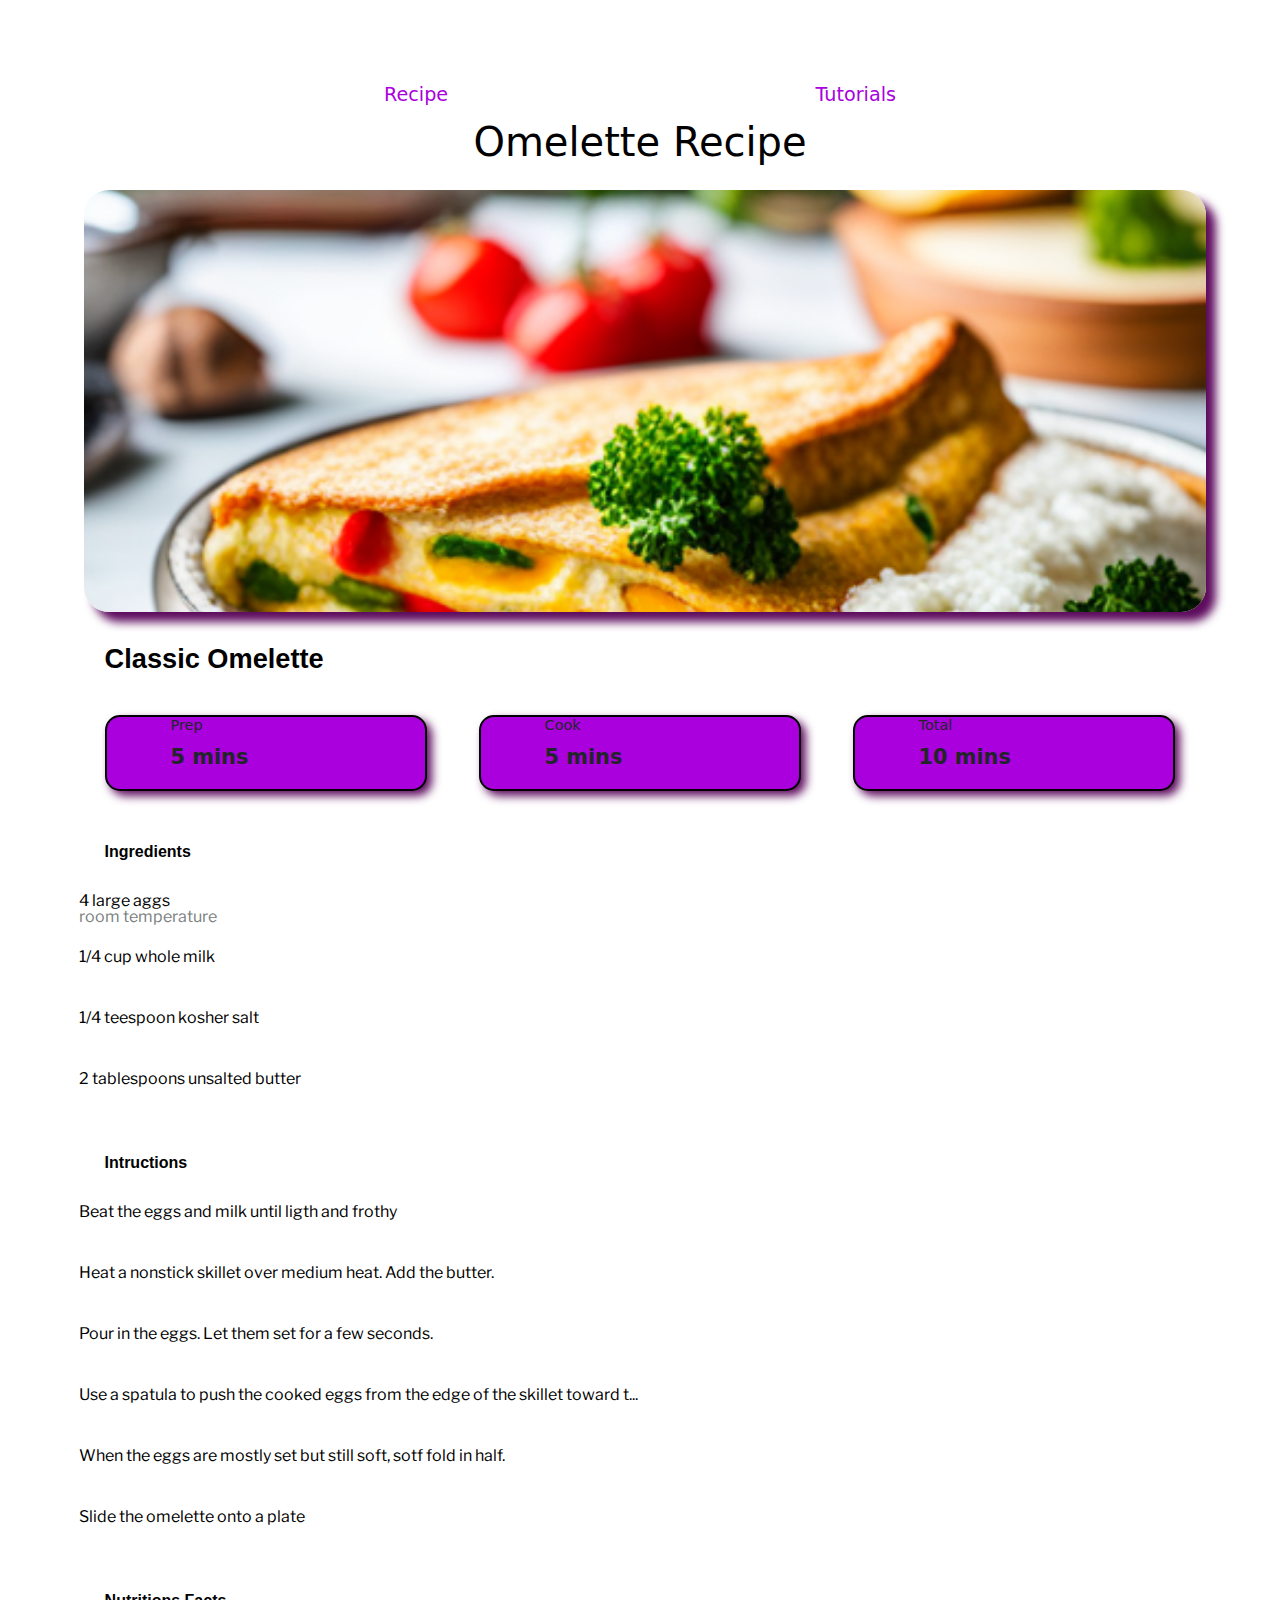
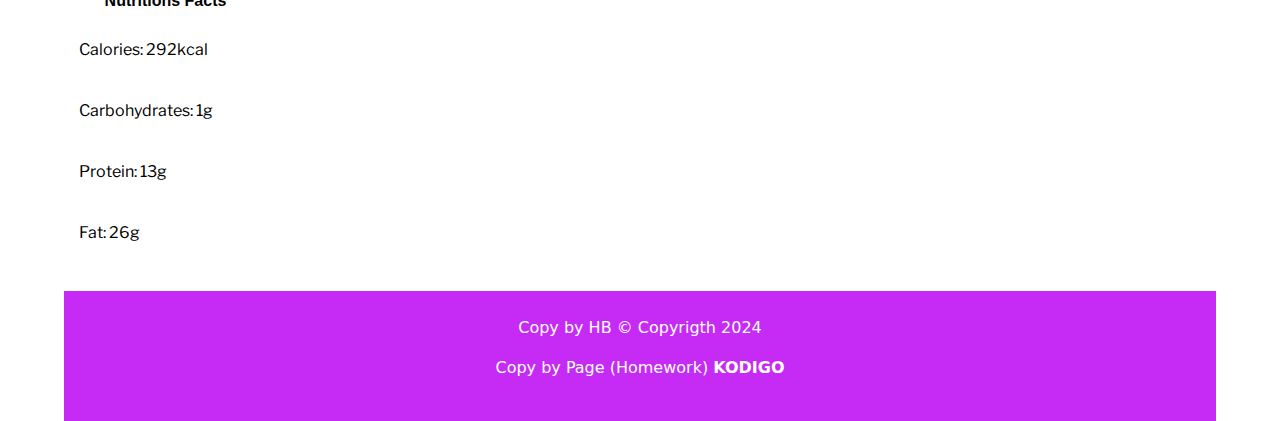
<file: index.html>
<!DOCTYPE html>
<html lang="en">
<head>
    <meta charset="UTF-8">
    <meta name="viewport" content="width=device-width, initial-scale=1.0">
    <title>Omelette Recipe</title>
    <link href="https://cdn.jsdelivr.net/npm/bootstrap@5.3.3/dist/css/bootstrap.min.css" rel="stylesheet" integrity="sha384-QWTKZyjpPEjISv5WaRU9OFeRpok6YctnYmDr5pNlyT2bRjXh0JMhjY6hW+ALEwIH" crossorigin="anonymous">
    
    <link rel="stylesheet" href="./asset/css/styles.css">
</head>
<body>
    <!-- container -->
    <div class="container">
        <!-- header-->
        <header class="header">

            <nav class="navbar">
                <a class="nav-item" href="index.html">Recipe</a>
                <a class="nav-item" href="tutoriales.html">Tutorials</a>
            </nav>
            
            <h1> Omelette Recipe</h1>
        </header>

        <section>
            <img class="image" src="./asset/images/omelette.png" alt="picture_omelette-Recipe">
        </section>

    <main class="main-container">
        <section>
            <h2>Classic Omelette</h2>
        </section>
        <!-- card preparation-->
        <section class="cards">

        <article class="card">
                <section>
                    <h3 class="text-cont">Prep</h3>
                </section>
            <section>
                <p>5 mins</p>
            </section>
        </article>

        <article class="card">
                <section>
                    <h3 class="text-cont">Cook</h3>
                </section>
            <section>
                <p>5 mins</p>
            </section>
        </article>

        <article class="card">
            <section>
                <h3 class="text-cont">Total</h3>
            </section>
        <section>
            <p>10 mins</p>
        </section>
    </article>
    </section>

    <!-- Intrucciones -->
     <section class="content-articulo">
        <article>
            <h2>Ingredients</h2>
            <section>
                <p class="text1"> 4 large aggs</p>
                <p class="text"> room temperature</p>
                <p> 1/4 cup whole milk</p>
                <p> 1/4 teespoon kosher salt</p>
                <p> 2 tablespoons unsalted butter</p>
            </section>
        </article>
        <article>
            <h2>Intructions</h2>
            <section>
                <p>Beat the eggs and milk until ligth and frothy</p>
                <p>Heat a nonstick skillet over medium heat. Add the butter.</p>
                <p>Pour in the eggs. Let them set for a few seconds.</p>
                <p>Use a spatula to push the cooked eggs from the edge of the skillet toward t...</p>
                <p> When the eggs are mostly set but still soft, sotf fold in half.</p>
                <p>Slide the omelette onto a plate</p>
            </section>
        </article>
        <article>
            <h2>Nutritions Facts</h2>
            <section>
                <p>Calories: 292kcal</p>
                <p>Carbohydrates: 1g</p>
                <p>Protein: 13g</p>
                <p>Fat: 26g</p>
            </section>
        </article>
     </section>


    </main>

</div>
<!--Footer -->
<footer class="bg-morado mt-auto py-3">
    <section class="container">
    <div class="col text-lg-start">
        <p class="text-white text-center">Copy by HB ©  Copyrigth 2024</p>
        <p class="text-white text-center" >Copy by Page (Homework) <strong>KODIGO</strong></p>
    </div>
</section>
</footer>
</body>
</html>
</file>
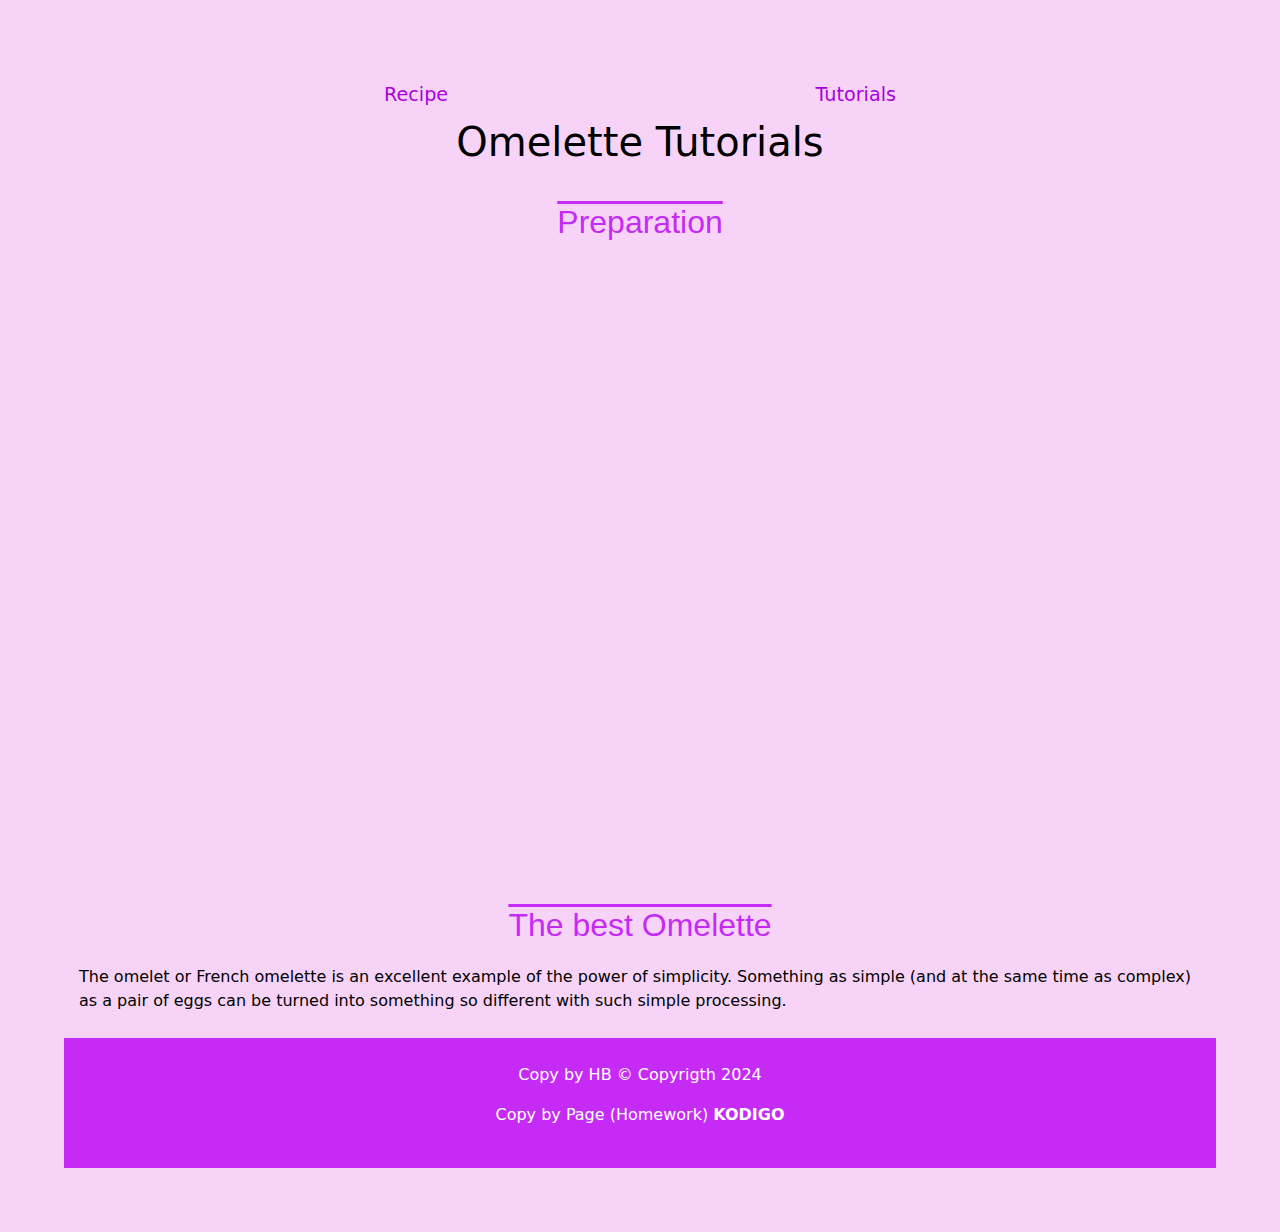
<file: tutoriales.html>
<!DOCTYPE html>
<html lang="en">
<head>
    <meta charset="UTF-8">
    <meta name="viewport" content="width=device-width, initial-scale=1.0">
    <title>Recomendaciones de Tutoriales</title>
    <link href="https://cdn.jsdelivr.net/npm/bootstrap@5.3.3/dist/css/bootstrap.min.css" rel="stylesheet" integrity="sha384-QWTKZyjpPEjISv5WaRU9OFeRpok6YctnYmDr5pNlyT2bRjXh0JMhjY6hW+ALEwIH" crossorigin="anonymous">
    <link rel="stylesheet" href="./asset/css/styles.css">
</head>
<body class="body-1">
    <div class="container">
        <!--header-->
            <header class="header">
            <!--nav-->
                <nav class="navbar">
                    <a class="nav-item" href="index.html">Recipe</a>
                    <a class="nav-item" href="tutoriales.html">Tutorials</a>
                </nav>
                <h1 class="titulo">Omelette Tutorials</h1>
            </header>

        <main class="main-1">

            <section class="titulo">
            <h2>Preparation</h2>
            </section>
                <section class="ratio ratio-16x9">
                <iframe class="video-confi"
                src="https://www.youtube.com/embed/tbpfQ3jSwao?si=nVFZWxW9o_m5j5bu"
                  title="YouTube video player" frameborder="0" 
                  allow="accelerometer; autoplay; clipboard-write; encrypted-media; gyroscope; picture-in-picture; web-share" 
                  referrerpolicy="strict-origin-when-cross-origin" allowfullscreen></iframe>
               </section>
                    <h2>The best Omelette</h2>
                </section>
        </section>

        <article class="article">
            <p>The omelet or French omelette is an excellent example of the power of simplicity. Something as simple (and at the same time as complex) as a pair of eggs can be turned into something so different with such simple processing.</p>
        </article>
        </main>
    </div>

    <!--Footer -->
<footer class="bg-morado mt-auto py-3">
    <section class="container">
    <div class="col text-lg-start">
        <p class="text-white text-center">Copy by HB ©  Copyrigth 2024</p>
        <p class="text-white text-center" >Copy by Page (Homework) <strong>KODIGO</strong></p>
    </div>
    </section>
</footer>
</body>
</html>
</file>
<file: asset/css/styles.css>
@import url('https://fonts.googleapis.com/css2?family=Krub:ital,wght@0,200;0,300;0,400;0,500;0,600;0,700;1,200;1,300;1,400;1,500;1,600;1,700&family=Libre+Franklin:ital,wght@0,100..900;1,100..900&display=swap');

body{
    background-color: #ffffff !important;
    color: #000000 !important;
    margin: 5vw;
    height: 100vh;
}

/*-- contenedor --*/
.container{
    margin: auto;
    padding: 1vh;
}

/*-- header --*/
.container .header h1{
    height: 5vw;
    text-align: center;
}

/*-- navbar --*/
.container .header .navbar{
    display: flex;
    justify-content: space-between;
    width: 40vw;
    margin: 0 auto;
}

.container .header .navbar .nav-item{
    color: rgb(169, 0, 221);
    text-decoration: none;
    font-size: 1.2em;
    transition: 0.3s;
}

.container .header .navbar .nav-item:hover{
    color: #c62bf5;
    font-size: 1.6em;
    text-decoration: underline;
    transition: 0.5s;
}

img {
    display: block;
    width: 100%; 
    height: 33vw;
    object-fit: cover;
    border-radius: 25px; 
    margin: 5px; /* Centra la imagen en el contenedor */
    border: 20vw;
    box-shadow: 10px 10px 10px#5e0c5e;
}


/*-- main --*/
.main-container h2{
    font-size: 3rem;
    padding: 2vw;
    height: 5vw;
}
.container .main-container h2{
    font-size: 1.7rem;
    font-weight: bold;
    font-family: Arial, Helvetica, sans-serif;
}
.container .main-container .cards{
    display: flex;
    justify-content: space-between;
}

.container .main-container .cards .card{
    margin: 2vw;
    border: 2px solid rgb(0, 0, 0);
    background-color: rgb(169, 0, 221);
    text-align: left;
    border-radius: 15px;
    width: 80vw;
    padding-left: 5vw;
    box-shadow:5px 5px 10px #5e0c5e;
}

.container .main-container .cards .card .text-cont{
    font-weight: normal;
    font-size: 0.9em;
}
.container .main-container .cards .card p{
    font-weight: bold;
    font-size: 1.3em;
}


/*-- content recipes--*/

.container .main-container .content-articulo{
    text-align:left;
    margin: auto;
}
.container .main-container .content-articulo h2{
    text-align:left;
    font-size: 1em;
    font-family:'Lucida Sans', 'Lucida Sans Regular', 'Lucida Grande', 'Lucida Sans Unicode', Geneva, Verdana, sans-serif !important;
}
.container .main-container .content-articulo p{
    text-align:left;
    height: 5vh;
    font-size: 1em;
    font-family:'Libre Franklin', 'sans-serif' !important;
}
.container .main-container .content-articulo .text1{
    text-align: 0.5em;
    height: 0;
    font-size: 1em;
    font-family:'Libre Franklin', 'sans-serif' !important;


}

.container .main-container .content-articulo .text{
    color: #7a8181;
    text-align: 0.5em;
    height: auto;


}

/*footer*/
.bg-morado{
    background-color: #c62bf5;
}
.footer{
    height: 60px; /* Ajusta la altura del footer */
}
.footer .content{
    margin-bottom: 60px; /* Espacio para que el footer no cubra el contenido */
}
/*media querys (estilo responsive) para tables*/
@media (min-width: 768px) and (max-width: 992px){
    .container{
        margin: auto;
        padding: 2.5vh 2.5vh ;
        box-sizing: border-box;
    }
    .container .header h1{
        height: 7vh;
        text-align: center;
    }

    img{
        height: 40vw;
        width:100%;
    }

    .main-container h2{
        font-size: 0.8rem;
        height: 20vw;
    }
    .container .main-container h2{
        font-size: 1.4rem;
        height: 5vw;
        padding: 4vw;

    }

}
/* media querys para celulares */
@media (min-width: 310px) and (max-width: 760px){

    .container{
        margin: auto;
        padding: 2.5vh 2.5vh ;
        box-sizing: border-box;
    }
    .container .header{
        height: 10vh;
    }
    /*-- navbar --*/
    .container .header .navbar{
        width: 15vw;
        padding: 1vw;
        display:unset;
       justify-content:space-between;
        }
    
        .container .header .navbar .nav-item{
        font-size: 0.6em;
        justify-items:first baseline;
        }
    
    .container .header .navbar .nav-item:hover{
        color: #c62bf5;
        font-size: 0.8em;
    }
    .container .header h1{
        font-size: 1.5rem;
        text-align: center;
    }
    


    img{
        display: block;
        height: 20vh;
        width: 95%;
        margin: 5vw;
    }

    .main-container h2{
        font-size: 0.8rem !important;
        text-align: center;
    }
    .main-container .cards .card{
        width: 100%;
        height: 15vh;
        font-size: 0.7em;
        padding: 20px;
    }

    .container .main-container .content-articulo h2{
        text-align:left;
        font-size: 1rem;
        font-family:'Lucida Sans', 'Lucida Sans Regular', 'Lucida Grande', 'Lucida Sans Unicode', Geneva, Verdana, sans-serif !important;
    }
    .container .main-container .content-articulo p{
        text-align:left;
        height: 5vh;
        font-size: 0.7em;
        font-family:'Libre Franklin', 'sans-serif' !important;
    }
    .container .main-container .content-articulo .text1{
        text-align: 0.5em;
        height: 0;
        font-size: 0.7em;
        font-family:'Libre Franklin', 'sans-serif' !important;
    
    
    } 

    /*tuto*/
    .container .main-1 h2{
        font-size: 0.5rem;
        padding: 1vw;
        text-decoration: overline;
        color: #c62bf5;
        font-family: Arial, Helvetica, sans-serif;
    }

}

/* tutoriales */

.body-1{
    margin: 5vw;
    height: 100%;
    background-color: #f7d4f7 !important;
}

.container .main-1 h2{
    font-size: 2rem;
    text-align: center;
    padding: 1vw;
    text-decoration: overline;
    color: #c62bf5;
    font-family: Arial, Helvetica, sans-serif;
}
</file>
